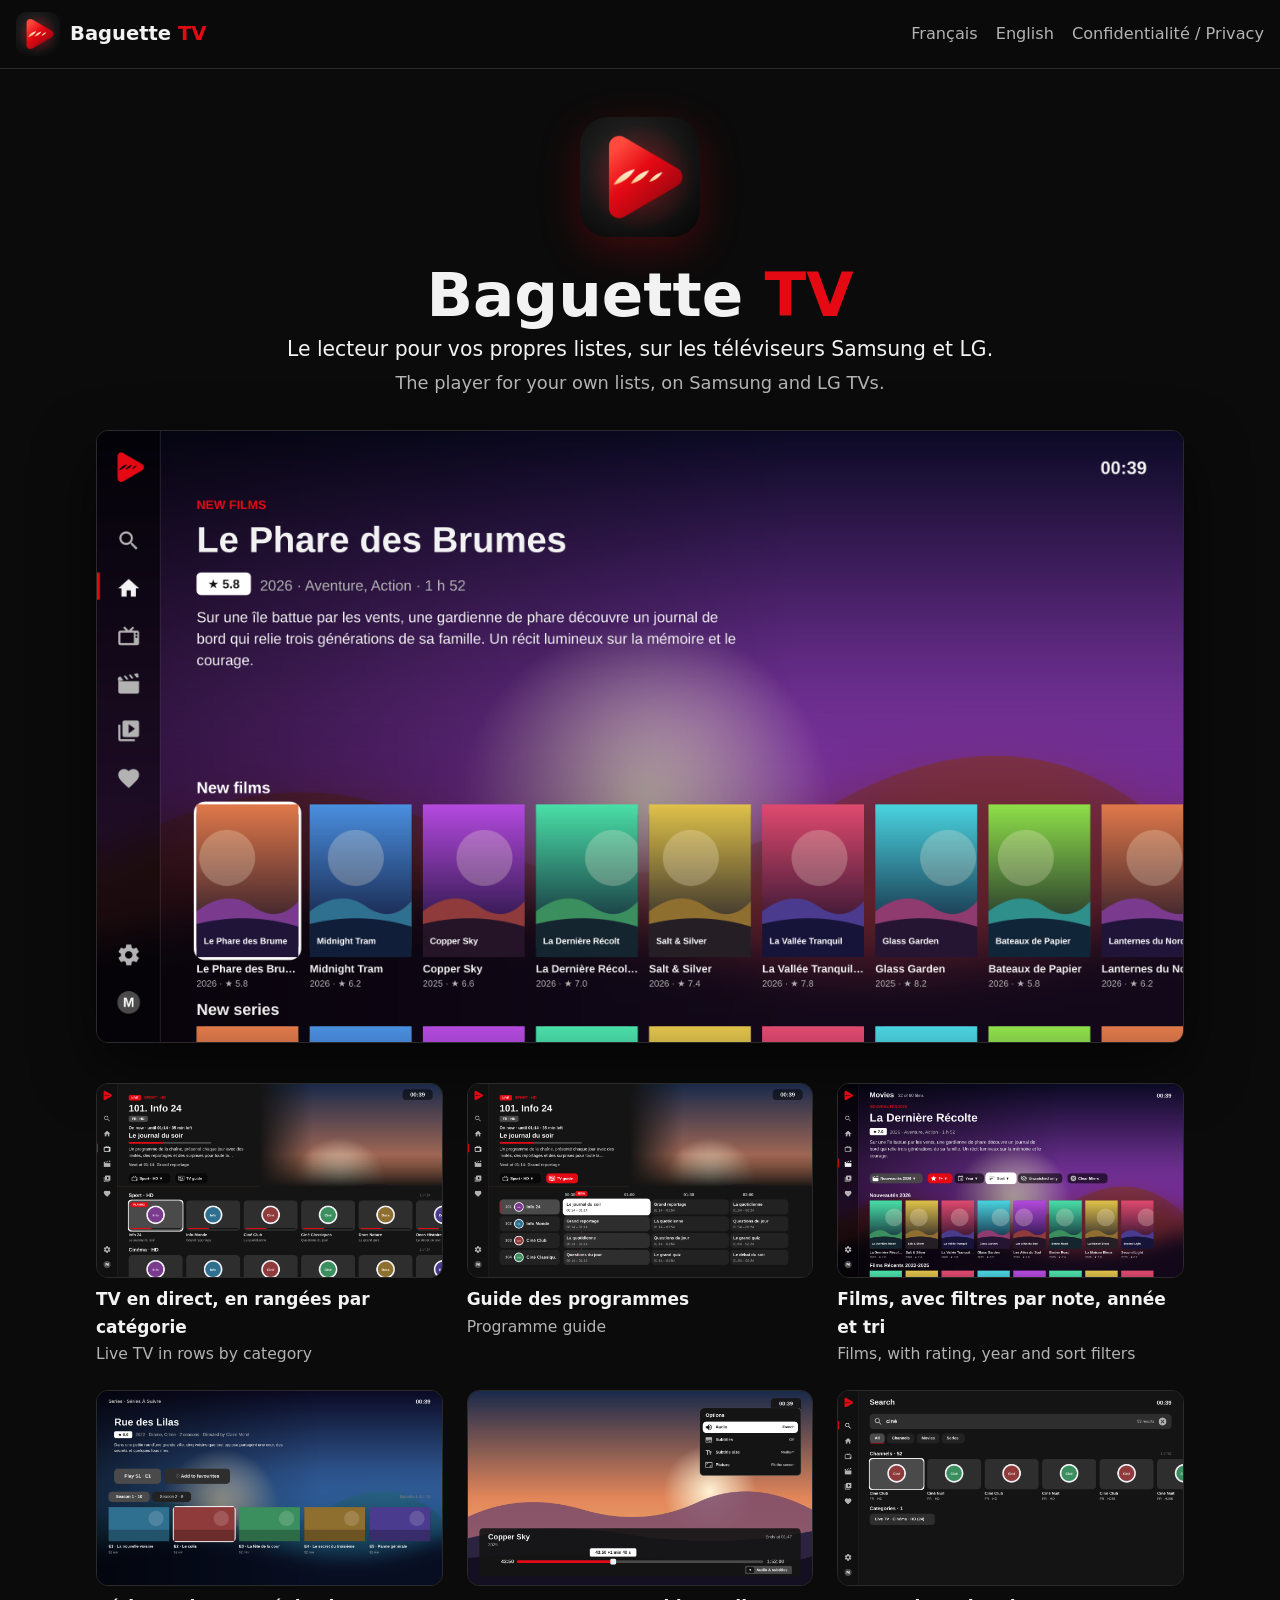
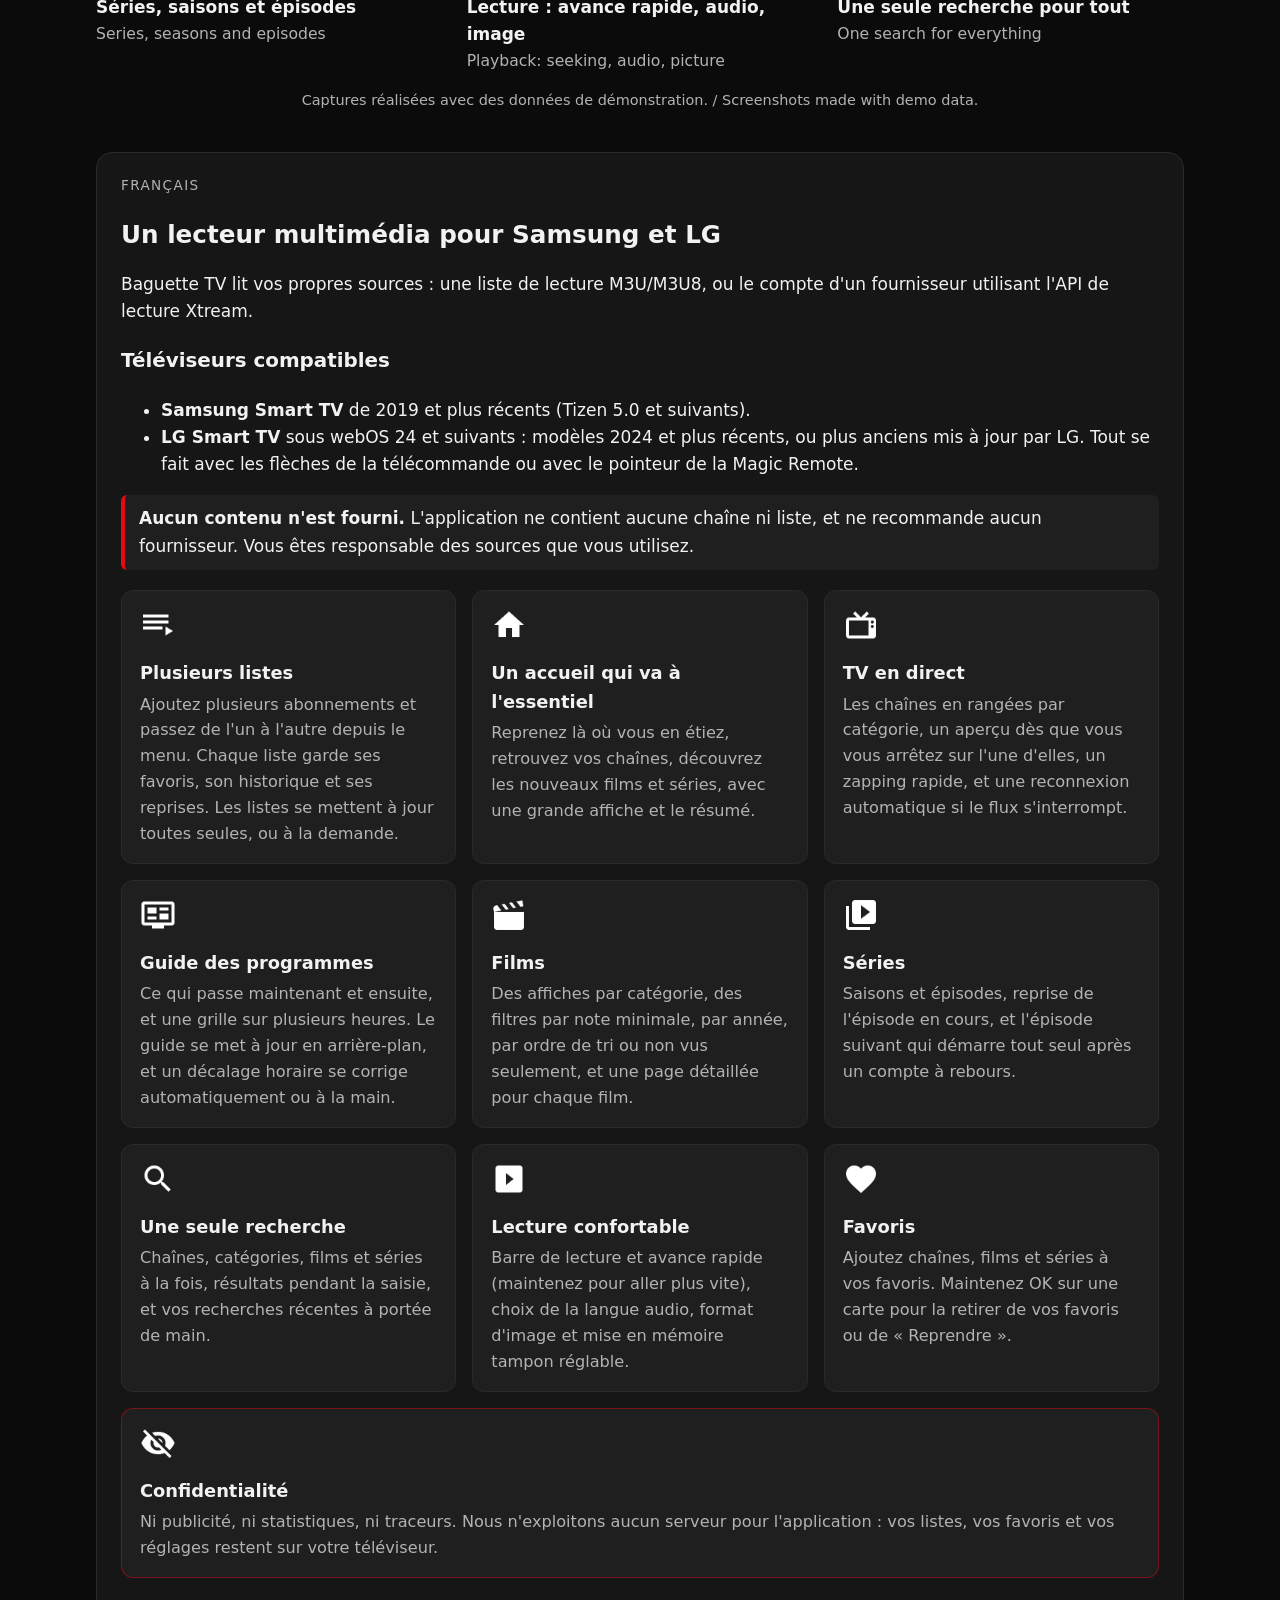
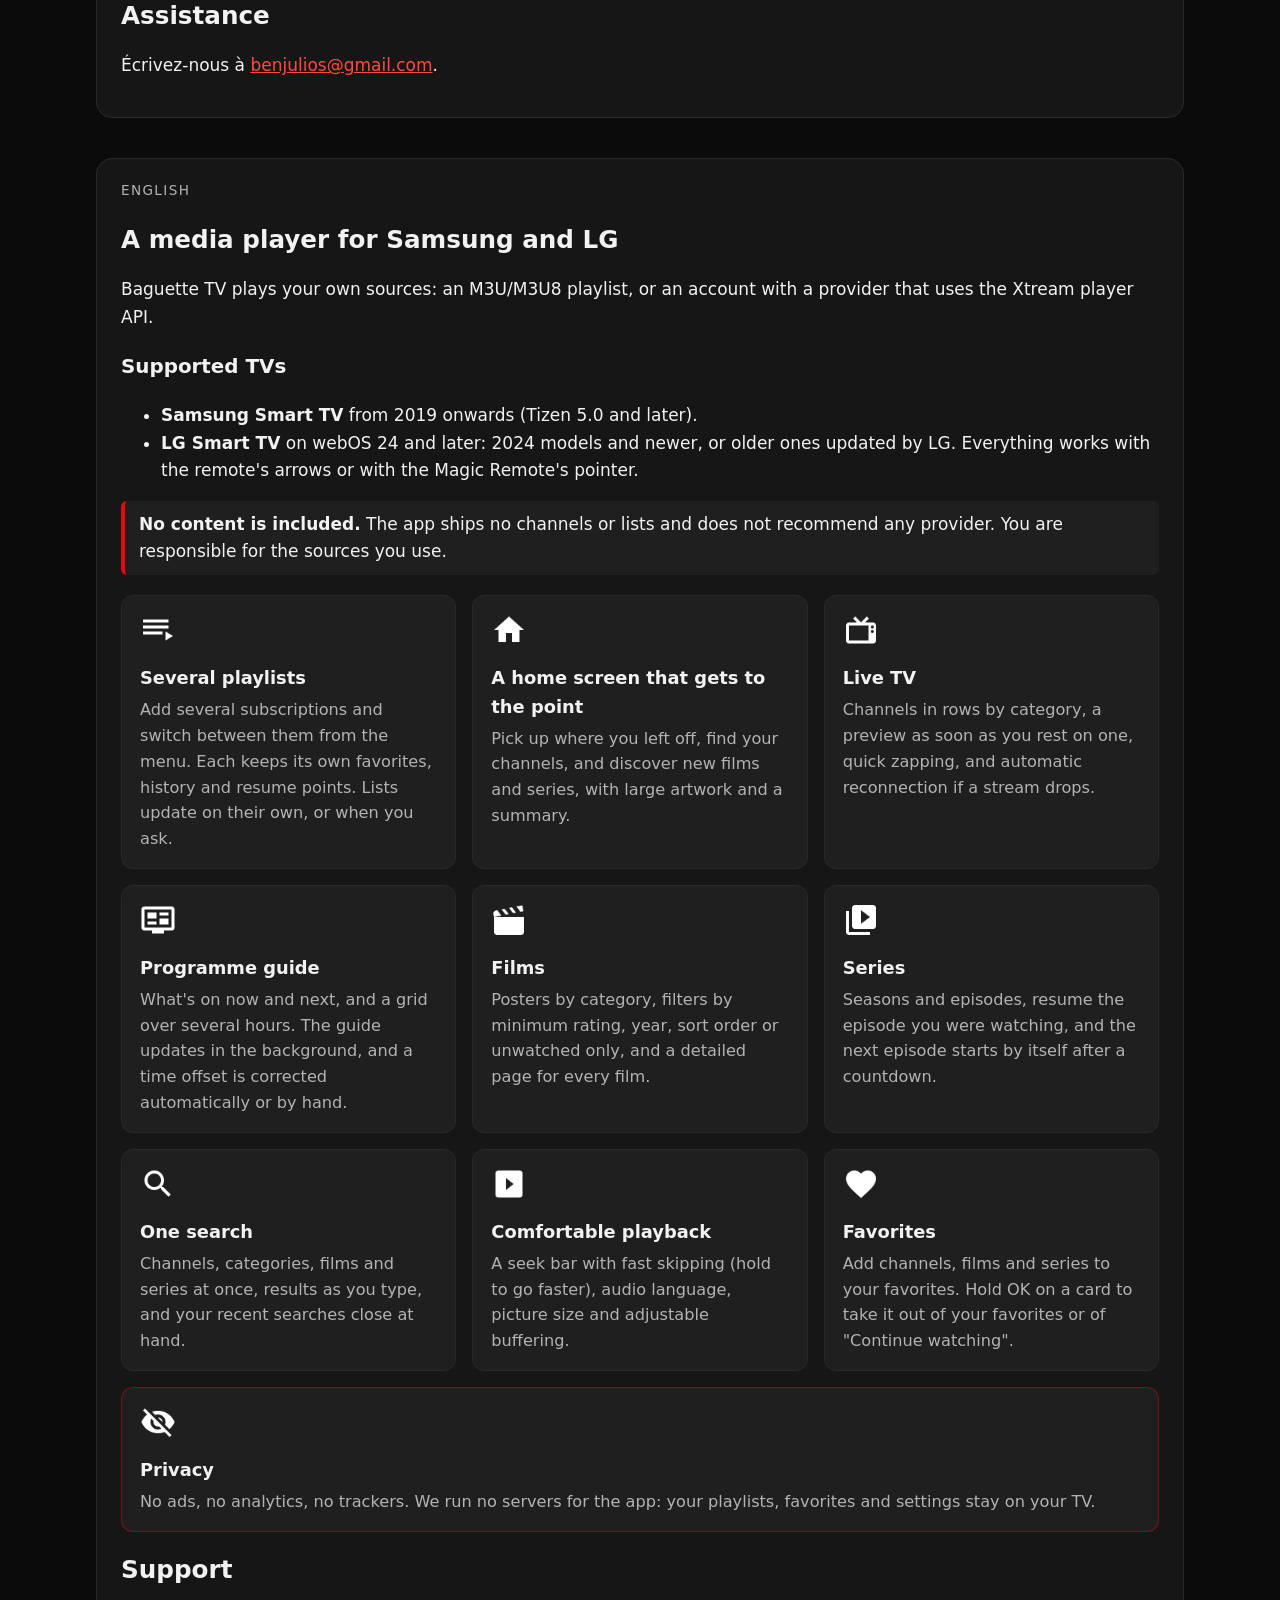
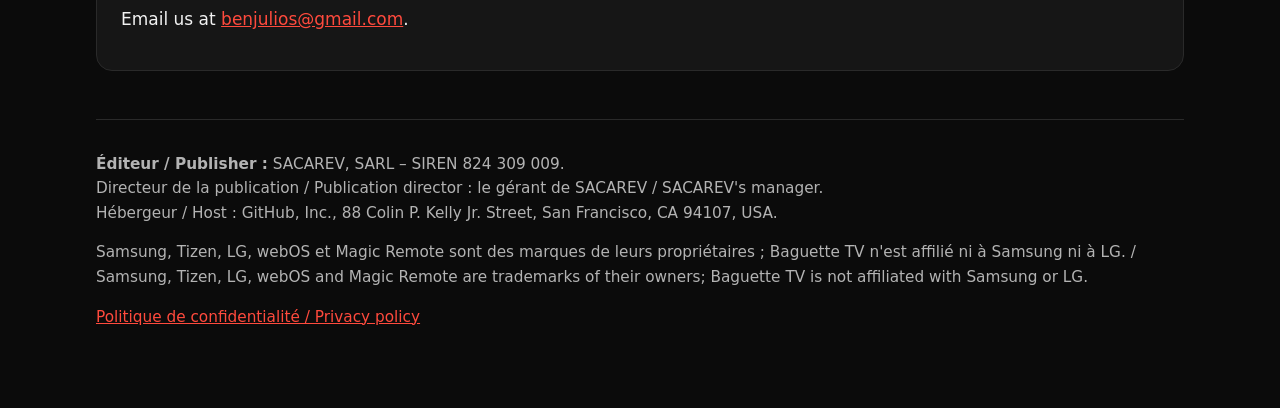
<file: index.html>
<!doctype html>
<html lang="fr">
<head>
<meta charset="utf-8">
<meta name="viewport" content="width=device-width, initial-scale=1">
<title>Baguette TV – SACAREV</title>
<meta name="description" content="Baguette TV, un lecteur pour vos propres listes IPTV sur les téléviseurs Samsung et LG, par SACAREV. A player for your own IPTV lists on Samsung and LG TVs.">
<meta name="theme-color" content="#0b0b0b">
<meta property="og:title" content="Baguette TV">
<meta property="og:description" content="Le lecteur pour vos propres listes IPTV sur les téléviseurs Samsung et LG. The player for your own IPTV lists on Samsung and LG TVs.">
<meta property="og:image" content="https://benjulios.github.io/baguette-iptv-ws/screens/home.png">
<link rel="icon" href="favicon.png">
<link rel="stylesheet" href="style.css">
</head>
<body>
<header class="top">
  <a class="brand" href="index.html"><img src="icon.png" alt="" width="44" height="44"><span>Baguette <b>TV</b></span></a>
  <nav><a href="#fr">Français</a><a href="#en">English</a><a href="privacy.html">Confidentialité / Privacy</a></nav>
</header>

<main>
  <section class="hero">
    <img class="logo" src="icon.png" alt="Baguette TV logo" width="120" height="120">
    <h1>Baguette <span>TV</span></h1>
    <p class="tagline">Le lecteur pour vos propres listes, sur les téléviseurs Samsung et LG.</p>
    <p class="tagline en">The player for your own lists, on Samsung and LG TVs.</p>
    <figure class="shot wide"><img src="screens/home.png" alt="Accueil : reprise, vos chaînes, nouveaux films / Home: continue watching, your channels, new films" width="1280" height="720"></figure>
  </section>

  <section class="gallery" aria-label="Captures d'écran / Screenshots">
    <figure class="shot"><img src="screens/live.png" alt="" width="1280" height="720" loading="lazy"><figcaption>TV en direct, en rangées par catégorie<span>Live TV in rows by category</span></figcaption></figure>
    <figure class="shot"><img src="screens/guide.png" alt="" width="1280" height="720" loading="lazy"><figcaption>Guide des programmes<span>Programme guide</span></figcaption></figure>
    <figure class="shot"><img src="screens/movies.png" alt="" width="1280" height="720" loading="lazy"><figcaption>Films, avec filtres par note, année et tri<span>Films, with rating, year and sort filters</span></figcaption></figure>
    <figure class="shot"><img src="screens/series.png" alt="" width="1280" height="720" loading="lazy"><figcaption>Séries, saisons et épisodes<span>Series, seasons and episodes</span></figcaption></figure>
    <figure class="shot"><img src="screens/player.png" alt="" width="1280" height="720" loading="lazy"><figcaption>Lecture : avance rapide, audio, image<span>Playback: seeking, audio, picture</span></figcaption></figure>
    <figure class="shot"><img src="screens/search.png" alt="" width="1280" height="720" loading="lazy"><figcaption>Une seule recherche pour tout<span>One search for everything</span></figcaption></figure>
  </section>
  <p class="note">Captures réalisées avec des données de démonstration. / Screenshots made with demo data.</p>

  <section id="fr" class="lang-block">
    <p class="lang">Français</p>
    <h2>Un lecteur multimédia pour Samsung et LG</h2>
    <p>Baguette TV lit vos propres sources : une liste de lecture M3U/M3U8, ou le compte d'un fournisseur utilisant l'API de lecture Xtream.</p>
    <h3>Téléviseurs compatibles</h3>
    <ul>
      <li><strong>Samsung Smart TV</strong> de 2019 et plus récents (Tizen 5.0 et suivants).</li>
      <li><strong>LG Smart TV</strong> sous webOS 24 et suivants : modèles 2024 et plus récents, ou plus anciens mis à jour par LG. Tout se fait avec les flèches de la télécommande ou avec le pointeur de la Magic Remote.</li>
    </ul>
    <p class="warn"><strong>Aucun contenu n'est fourni.</strong> L'application ne contient aucune chaîne ni liste, et ne recommande aucun fournisseur. Vous êtes responsable des sources que vous utilisez.</p>
    <div class="features">
      <article><img src="img/playlist.png" alt=""><h3>Plusieurs listes</h3><p>Ajoutez plusieurs abonnements et passez de l'un à l'autre depuis le menu. Chaque liste garde ses favoris, son historique et ses reprises. Les listes se mettent à jour toutes seules, ou à la demande.</p></article>
      <article><img src="img/home.png" alt=""><h3>Un accueil qui va à l'essentiel</h3><p>Reprenez là où vous en étiez, retrouvez vos chaînes, découvrez les nouveaux films et séries, avec une grande affiche et le résumé.</p></article>
      <article><img src="img/tv.png" alt=""><h3>TV en direct</h3><p>Les chaînes en rangées par catégorie, un aperçu dès que vous vous arrêtez sur l'une d'elles, un zapping rapide, et une reconnexion automatique si le flux s'interrompt.</p></article>
      <article><img src="img/guide.png" alt=""><h3>Guide des programmes</h3><p>Ce qui passe maintenant et ensuite, et une grille sur plusieurs heures. Le guide se met à jour en arrière-plan, et un décalage horaire se corrige automatiquement ou à la main.</p></article>
      <article><img src="img/film.png" alt=""><h3>Films</h3><p>Des affiches par catégorie, des filtres par note minimale, par année, par ordre de tri ou non vus seulement, et une page détaillée pour chaque film.</p></article>
      <article><img src="img/series.png" alt=""><h3>Séries</h3><p>Saisons et épisodes, reprise de l'épisode en cours, et l'épisode suivant qui démarre tout seul après un compte à rebours.</p></article>
      <article><img src="img/search.png" alt=""><h3>Une seule recherche</h3><p>Chaînes, catégories, films et séries à la fois, résultats pendant la saisie, et vos recherches récentes à portée de main.</p></article>
      <article><img src="img/video.png" alt=""><h3>Lecture confortable</h3><p>Barre de lecture et avance rapide (maintenez pour aller plus vite), choix de la langue audio, format d'image et mise en mémoire tampon réglable.</p></article>
      <article><img src="img/heart.png" alt=""><h3>Favoris</h3><p>Ajoutez chaînes, films et séries à vos favoris. Maintenez OK sur une carte pour la retirer de vos favoris ou de « Reprendre ».</p></article>
      <article class="wide"><img src="img/privacy.png" alt=""><h3>Confidentialité</h3><p>Ni publicité, ni statistiques, ni traceurs. Nous n'exploitons aucun serveur pour l'application : vos listes, vos favoris et vos réglages restent sur votre téléviseur.</p></article>
    </div>
    <h2>Assistance</h2>
    <p>Écrivez-nous à <a href="mailto:benjulios@gmail.com">benjulios@gmail.com</a>.</p>
  </section>

  <section id="en" class="lang-block">
    <p class="lang">English</p>
    <h2>A media player for Samsung and LG</h2>
    <p>Baguette TV plays your own sources: an M3U/M3U8 playlist, or an account with a provider that uses the Xtream player API.</p>
    <h3>Supported TVs</h3>
    <ul>
      <li><strong>Samsung Smart TV</strong> from 2019 onwards (Tizen 5.0 and later).</li>
      <li><strong>LG Smart TV</strong> on webOS 24 and later: 2024 models and newer, or older ones updated by LG. Everything works with the remote's arrows or with the Magic Remote's pointer.</li>
    </ul>
    <p class="warn"><strong>No content is included.</strong> The app ships no channels or lists and does not recommend any provider. You are responsible for the sources you use.</p>
    <div class="features">
      <article><img src="img/playlist.png" alt=""><h3>Several playlists</h3><p>Add several subscriptions and switch between them from the menu. Each keeps its own favorites, history and resume points. Lists update on their own, or when you ask.</p></article>
      <article><img src="img/home.png" alt=""><h3>A home screen that gets to the point</h3><p>Pick up where you left off, find your channels, and discover new films and series, with large artwork and a summary.</p></article>
      <article><img src="img/tv.png" alt=""><h3>Live TV</h3><p>Channels in rows by category, a preview as soon as you rest on one, quick zapping, and automatic reconnection if a stream drops.</p></article>
      <article><img src="img/guide.png" alt=""><h3>Programme guide</h3><p>What's on now and next, and a grid over several hours. The guide updates in the background, and a time offset is corrected automatically or by hand.</p></article>
      <article><img src="img/film.png" alt=""><h3>Films</h3><p>Posters by category, filters by minimum rating, year, sort order or unwatched only, and a detailed page for every film.</p></article>
      <article><img src="img/series.png" alt=""><h3>Series</h3><p>Seasons and episodes, resume the episode you were watching, and the next episode starts by itself after a countdown.</p></article>
      <article><img src="img/search.png" alt=""><h3>One search</h3><p>Channels, categories, films and series at once, results as you type, and your recent searches close at hand.</p></article>
      <article><img src="img/video.png" alt=""><h3>Comfortable playback</h3><p>A seek bar with fast skipping (hold to go faster), audio language, picture size and adjustable buffering.</p></article>
      <article><img src="img/heart.png" alt=""><h3>Favorites</h3><p>Add channels, films and series to your favorites. Hold OK on a card to take it out of your favorites or of "Continue watching".</p></article>
      <article class="wide"><img src="img/privacy.png" alt=""><h3>Privacy</h3><p>No ads, no analytics, no trackers. We run no servers for the app: your playlists, favorites and settings stay on your TV.</p></article>
    </div>
    <h2>Support</h2>
    <p>Email us at <a href="mailto:benjulios@gmail.com">benjulios@gmail.com</a>.</p>
  </section>

  <footer>
    <p><strong>Éditeur / Publisher :</strong> SACAREV, SARL – SIREN 824 309 009.<br>
    Directeur de la publication / Publication director : le gérant de SACAREV / SACAREV's manager.<br>
    Hébergeur / Host : GitHub, Inc., 88 Colin P. Kelly Jr. Street, San Francisco, CA 94107, USA.</p>
    <p>Samsung, Tizen, LG, webOS et Magic Remote sont des marques de leurs propriétaires ; Baguette TV n'est affilié ni à Samsung ni à LG. / Samsung, Tizen, LG, webOS and Magic Remote are trademarks of their owners; Baguette TV is not affiliated with Samsung or LG.</p>
    <p><a href="privacy.html">Politique de confidentialité / Privacy policy</a></p>
  </footer>
</main>
</body>
</html>
</file>
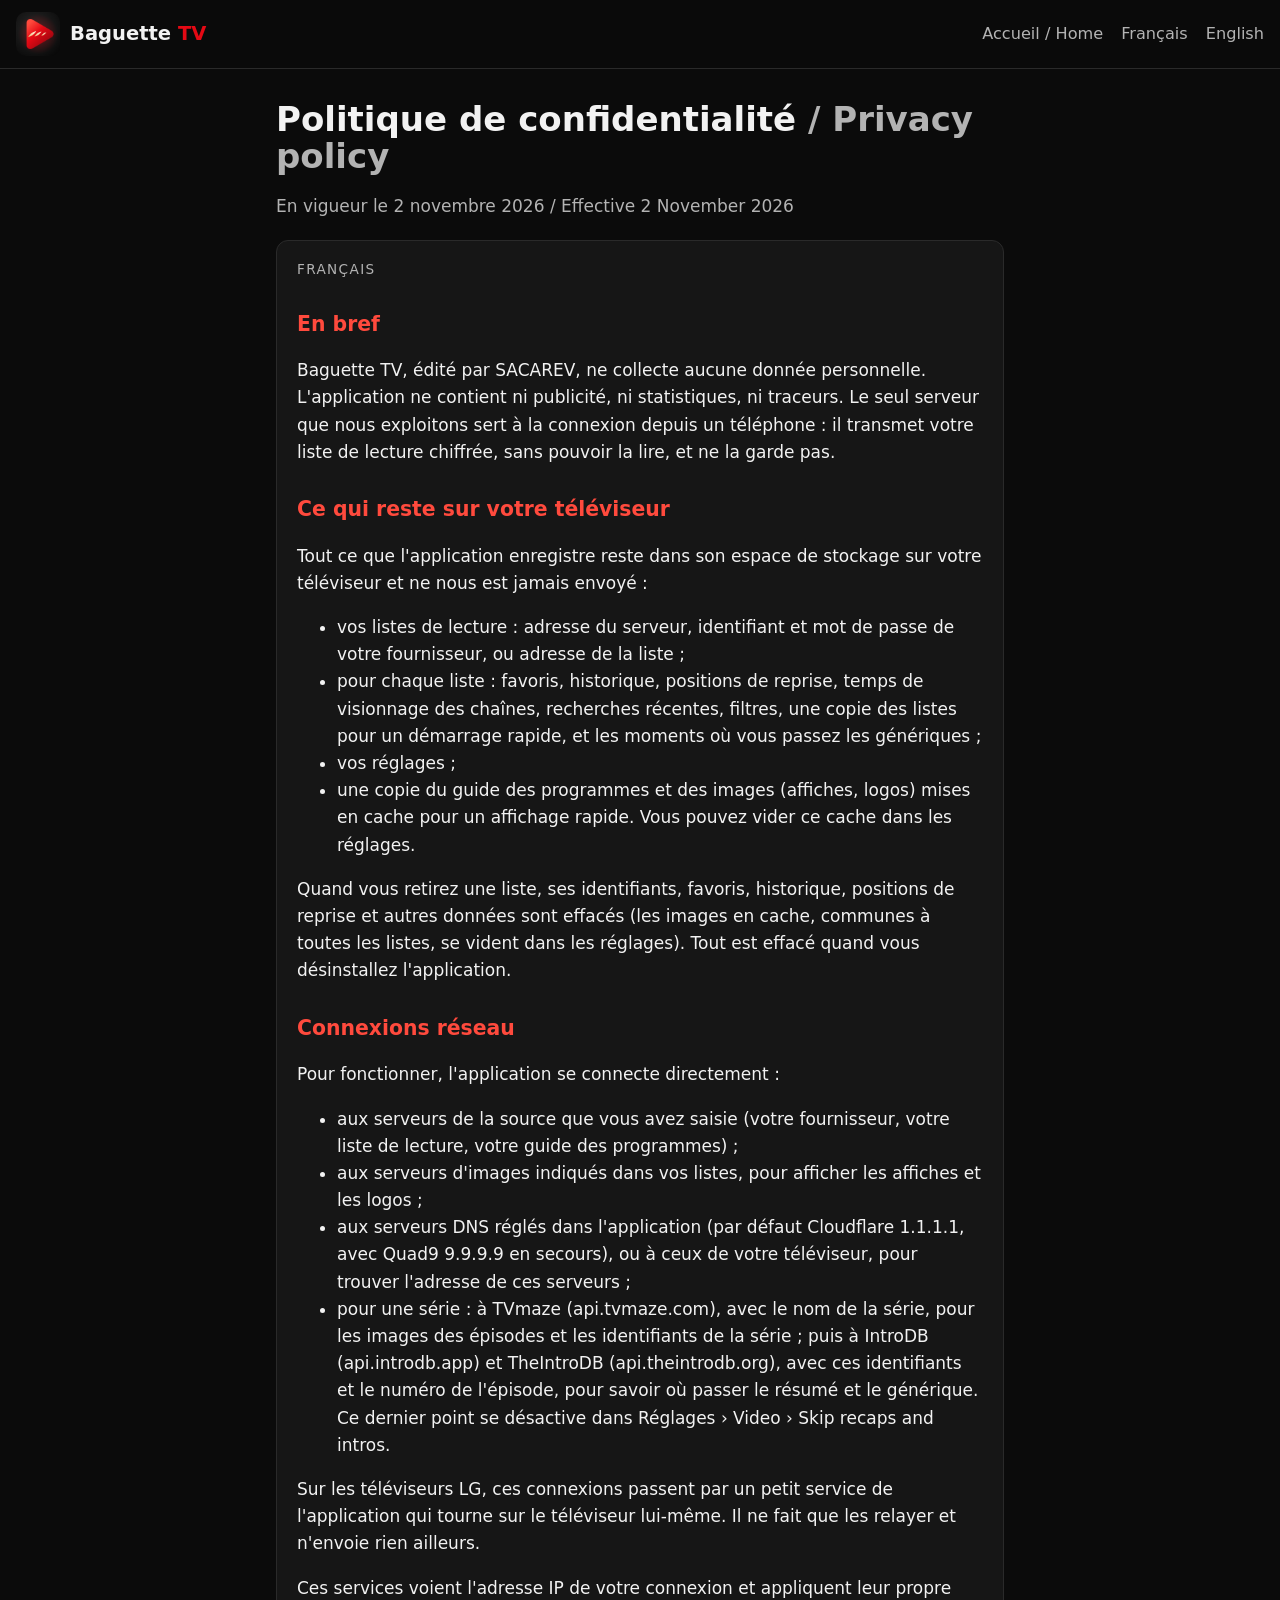
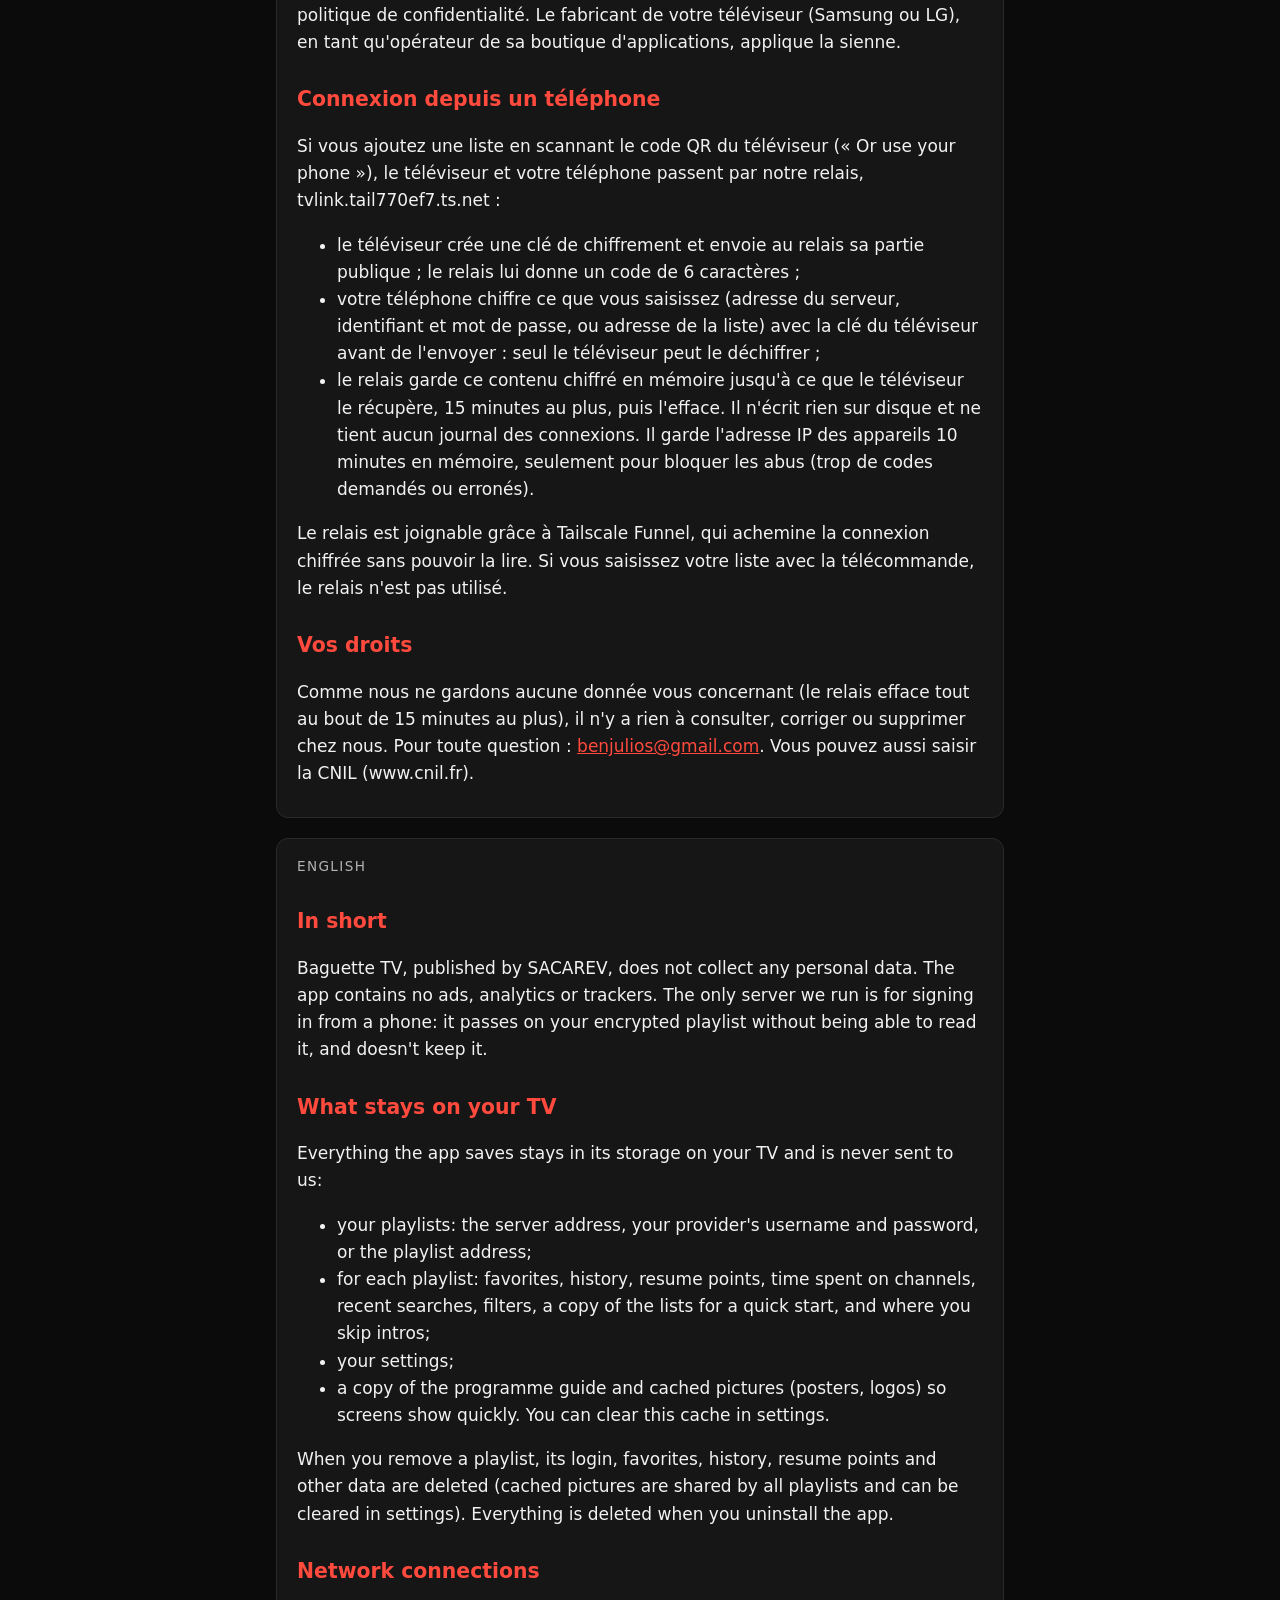
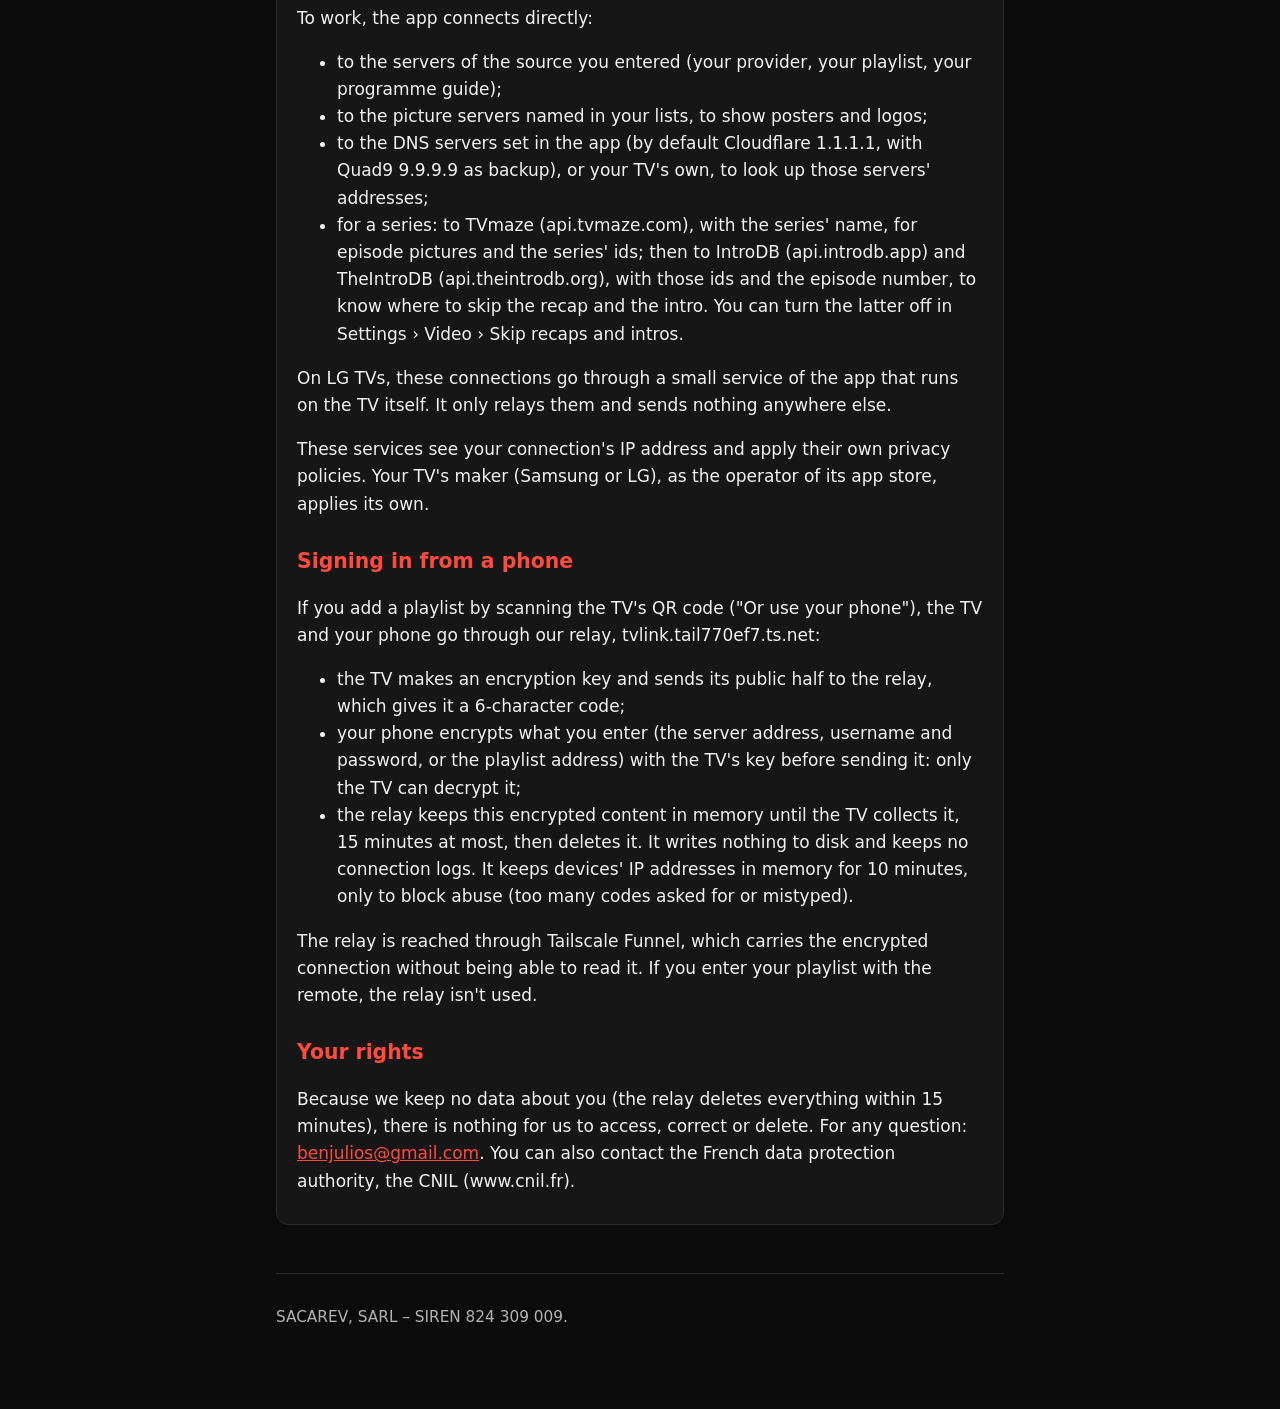
<file: privacy.html>
<!doctype html>
<html lang="fr">
<head>
<meta charset="utf-8">
<meta name="viewport" content="width=device-width, initial-scale=1">
<title>Confidentialité – Baguette TV</title>
<meta name="theme-color" content="#0b0b0b">
<link rel="icon" href="favicon.png">
<link rel="stylesheet" href="style.css">
</head>
<body>
<header class="top">
  <a class="brand" href="index.html"><img src="icon.png" alt="" width="44" height="44"><span>Baguette <b>TV</b></span></a>
  <nav><a href="index.html">Accueil / Home</a><a href="#fr">Français</a><a href="#en">English</a></nav>
</header>

<main class="doc">
  <h1>Politique de confidentialité <span class="muted">/ Privacy policy</span></h1>
  <p class="muted">En vigueur le 2 novembre 2026 / Effective 2 November 2026</p>

  <section id="fr">
    <p class="lang">Français</p>
    <h2>En bref</h2>
    <p>Baguette TV, édité par SACAREV, ne collecte aucune donnée personnelle. L'application ne contient ni publicité, ni statistiques, ni traceurs. Le seul serveur que nous exploitons sert à la connexion depuis un téléphone : il transmet votre liste de lecture chiffrée, sans pouvoir la lire, et ne la garde pas.</p>
    <h2>Ce qui reste sur votre téléviseur</h2>
    <p>Tout ce que l'application enregistre reste dans son espace de stockage sur votre téléviseur et ne nous est jamais envoyé :</p>
    <ul>
      <li>vos listes de lecture : adresse du serveur, identifiant et mot de passe de votre fournisseur, ou adresse de la liste ;</li>
      <li>pour chaque liste : favoris, historique, positions de reprise, temps de visionnage des chaînes, recherches récentes, filtres, une copie des listes pour un démarrage rapide, et les moments où vous passez les génériques ;</li>
      <li>vos réglages ;</li>
      <li>une copie du guide des programmes et des images (affiches, logos) mises en cache pour un affichage rapide. Vous pouvez vider ce cache dans les réglages.</li>
    </ul>
    <p>Quand vous retirez une liste, ses identifiants, favoris, historique, positions de reprise et autres données sont effacés (les images en cache, communes à toutes les listes, se vident dans les réglages). Tout est effacé quand vous désinstallez l'application.</p>
    <h2>Connexions réseau</h2>
    <p>Pour fonctionner, l'application se connecte directement :</p>
    <ul>
      <li>aux serveurs de la source que vous avez saisie (votre fournisseur, votre liste de lecture, votre guide des programmes) ;</li>
      <li>aux serveurs d'images indiqués dans vos listes, pour afficher les affiches et les logos ;</li>
      <li>aux serveurs DNS réglés dans l'application (par défaut Cloudflare 1.1.1.1, avec Quad9 9.9.9.9 en secours), ou à ceux de votre téléviseur, pour trouver l'adresse de ces serveurs ;</li>
      <li>pour une série : à TVmaze (api.tvmaze.com), avec le nom de la série, pour les images des épisodes et les identifiants de la série ; puis à IntroDB (api.introdb.app) et TheIntroDB (api.theintrodb.org), avec ces identifiants et le numéro de l'épisode, pour savoir où passer le résumé et le générique. Ce dernier point se désactive dans Réglages › Video › Skip recaps and intros.</li>
    </ul>
    <p>Sur les téléviseurs LG, ces connexions passent par un petit service de l'application qui tourne sur le téléviseur lui-même. Il ne fait que les relayer et n'envoie rien ailleurs.</p>
    <p>Ces services voient l'adresse IP de votre connexion et appliquent leur propre politique de confidentialité. Le fabricant de votre téléviseur (Samsung ou LG), en tant qu'opérateur de sa boutique d'applications, applique la sienne.</p>
    <h2>Connexion depuis un téléphone</h2>
    <p>Si vous ajoutez une liste en scannant le code QR du téléviseur (« Or use your phone »), le téléviseur et votre téléphone passent par notre relais, tvlink.tail770ef7.ts.net :</p>
    <ul>
      <li>le téléviseur crée une clé de chiffrement et envoie au relais sa partie publique ; le relais lui donne un code de 6 caractères ;</li>
      <li>votre téléphone chiffre ce que vous saisissez (adresse du serveur, identifiant et mot de passe, ou adresse de la liste) avec la clé du téléviseur avant de l'envoyer : seul le téléviseur peut le déchiffrer ;</li>
      <li>le relais garde ce contenu chiffré en mémoire jusqu'à ce que le téléviseur le récupère, 15 minutes au plus, puis l'efface. Il n'écrit rien sur disque et ne tient aucun journal des connexions. Il garde l'adresse IP des appareils 10 minutes en mémoire, seulement pour bloquer les abus (trop de codes demandés ou erronés).</li>
    </ul>
    <p>Le relais est joignable grâce à Tailscale Funnel, qui achemine la connexion chiffrée sans pouvoir la lire. Si vous saisissez votre liste avec la télécommande, le relais n'est pas utilisé.</p>
    <h2>Vos droits</h2>
    <p>Comme nous ne gardons aucune donnée vous concernant (le relais efface tout au bout de 15 minutes au plus), il n'y a rien à consulter, corriger ou supprimer chez nous. Pour toute question : <a href="mailto:benjulios@gmail.com">benjulios@gmail.com</a>. Vous pouvez aussi saisir la CNIL (www.cnil.fr).</p>
  </section>

  <section id="en">
    <p class="lang">English</p>
    <h2>In short</h2>
    <p>Baguette TV, published by SACAREV, does not collect any personal data. The app contains no ads, analytics or trackers. The only server we run is for signing in from a phone: it passes on your encrypted playlist without being able to read it, and doesn't keep it.</p>
    <h2>What stays on your TV</h2>
    <p>Everything the app saves stays in its storage on your TV and is never sent to us:</p>
    <ul>
      <li>your playlists: the server address, your provider's username and password, or the playlist address;</li>
      <li>for each playlist: favorites, history, resume points, time spent on channels, recent searches, filters, a copy of the lists for a quick start, and where you skip intros;</li>
      <li>your settings;</li>
      <li>a copy of the programme guide and cached pictures (posters, logos) so screens show quickly. You can clear this cache in settings.</li>
    </ul>
    <p>When you remove a playlist, its login, favorites, history, resume points and other data are deleted (cached pictures are shared by all playlists and can be cleared in settings). Everything is deleted when you uninstall the app.</p>
    <h2>Network connections</h2>
    <p>To work, the app connects directly:</p>
    <ul>
      <li>to the servers of the source you entered (your provider, your playlist, your programme guide);</li>
      <li>to the picture servers named in your lists, to show posters and logos;</li>
      <li>to the DNS servers set in the app (by default Cloudflare 1.1.1.1, with Quad9 9.9.9.9 as backup), or your TV's own, to look up those servers' addresses;</li>
      <li>for a series: to TVmaze (api.tvmaze.com), with the series' name, for episode pictures and the series' ids; then to IntroDB (api.introdb.app) and TheIntroDB (api.theintrodb.org), with those ids and the episode number, to know where to skip the recap and the intro. You can turn the latter off in Settings › Video › Skip recaps and intros.</li>
    </ul>
    <p>On LG TVs, these connections go through a small service of the app that runs on the TV itself. It only relays them and sends nothing anywhere else.</p>
    <p>These services see your connection's IP address and apply their own privacy policies. Your TV's maker (Samsung or LG), as the operator of its app store, applies its own.</p>
    <h2>Signing in from a phone</h2>
    <p>If you add a playlist by scanning the TV's QR code ("Or use your phone"), the TV and your phone go through our relay, tvlink.tail770ef7.ts.net:</p>
    <ul>
      <li>the TV makes an encryption key and sends its public half to the relay, which gives it a 6-character code;</li>
      <li>your phone encrypts what you enter (the server address, username and password, or the playlist address) with the TV's key before sending it: only the TV can decrypt it;</li>
      <li>the relay keeps this encrypted content in memory until the TV collects it, 15 minutes at most, then deletes it. It writes nothing to disk and keeps no connection logs. It keeps devices' IP addresses in memory for 10 minutes, only to block abuse (too many codes asked for or mistyped).</li>
    </ul>
    <p>The relay is reached through Tailscale Funnel, which carries the encrypted connection without being able to read it. If you enter your playlist with the remote, the relay isn't used.</p>
    <h2>Your rights</h2>
    <p>Because we keep no data about you (the relay deletes everything within 15 minutes), there is nothing for us to access, correct or delete. For any question: <a href="mailto:benjulios@gmail.com">benjulios@gmail.com</a>. You can also contact the French data protection authority, the CNIL (www.cnil.fr).</p>
  </section>

  <footer>
    <p>SACAREV, SARL – SIREN 824 309 009.</p>
  </footer>
</main>
</body>
</html>
</file>
<file: style.css>
:root {
  --bg: #0b0b0b; --panel: #161616; --raised: #1f1f1f; --line: #2a2a2a;
  --text: #f2f2f2; --muted: #b3b3b3; --red: #e50914; --red-light: #ff4a3d;
}
* { box-sizing: border-box; }
html, body { margin: 0; background: var(--bg); color: var(--text); font: 17px/1.6 system-ui, -apple-system, "Segoe UI", Roboto, sans-serif; }
a { color: var(--red-light); }
img { max-width: 100%; height: auto; }

.top { position: sticky; top: 0; z-index: 10; display: flex; align-items: center; justify-content: space-between; gap: 16px; flex-wrap: wrap;
  padding: 12px 16px; background: rgba(11, 11, 11, .92); border-bottom: 1px solid var(--line); backdrop-filter: blur(8px); }
.brand { display: flex; align-items: center; gap: 10px; color: var(--text); text-decoration: none; font-weight: 700; font-size: 1.15rem; }
.brand img { border-radius: 10px; }
.brand b { color: var(--red); }
nav { display: flex; gap: 18px; flex-wrap: wrap; }
nav a { color: var(--muted); text-decoration: none; font-size: .95rem; }
nav a:hover { color: var(--text); }

main { max-width: 1120px; margin: 0 auto; padding: 0 16px 64px; }
.hero { text-align: center; padding: 48px 0 8px; }
.hero .logo { border-radius: 28px; box-shadow: 0 12px 40px rgba(229, 9, 20, .25); }
h1 { margin: 16px 0 4px; font-size: clamp(2.2rem, 6vw, 3.6rem); line-height: 1.1; }
h1 span { color: var(--red); }
.tagline { margin: 4px 0; font-size: 1.2rem; }
.tagline.en { color: var(--muted); font-size: 1.05rem; }

.shot { margin: 0; }
.shot img { display: block; width: 100%; border-radius: 12px; border: 1px solid var(--line); background: var(--panel); }
.shot.wide { margin-top: 32px; }
.shot.wide img { box-shadow: 0 24px 60px rgba(0, 0, 0, .6); }
.gallery { display: grid; grid-template-columns: repeat(auto-fit, minmax(320px, 1fr)); gap: 24px; margin-top: 32px; }
figcaption { margin-top: 8px; font-weight: 600; }
figcaption span { display: block; color: var(--muted); font-weight: 400; font-size: .92rem; }
.note { color: var(--muted); font-size: .85rem; text-align: center; margin: 16px 0 0; }

.lang-block { background: var(--panel); border: 1px solid var(--line); border-radius: 16px; padding: 8px 24px 20px; margin: 40px 0 0; }
.lang { font-size: .8rem; color: var(--muted); text-transform: uppercase; letter-spacing: .1em; margin-bottom: 0; }
h2 { font-size: 1.45rem; margin: 18px 0 8px; }
.warn { background: var(--raised); border-left: 4px solid var(--red); padding: 10px 14px; border-radius: 6px; }
.features { display: grid; grid-template-columns: repeat(auto-fit, minmax(260px, 1fr)); gap: 16px; margin: 20px 0 8px; }
.features article { background: var(--raised); border: 1px solid var(--line); border-radius: 12px; padding: 16px 18px; }
.features img { width: 36px; height: 36px; }
.features h3 { margin: 8px 0 4px; font-size: 1.05rem; }
.features p { margin: 0; color: var(--muted); font-size: .95rem; }
.features article.wide { grid-column: 1 / -1; border-color: rgba(229, 9, 20, .45); }

footer { margin-top: 48px; font-size: .9rem; color: var(--muted); border-top: 1px solid var(--line); padding-top: 16px; }
.muted { color: var(--muted); }

/* the privacy page: one readable column */
.doc { max-width: 760px; margin: 0 auto; }
.doc section { background: var(--panel); border: 1px solid var(--line); border-radius: 12px; padding: 4px 20px 12px; margin: 20px 0; }
.doc h1 { font-size: 2rem; margin-top: 32px; }
.doc h2 { color: var(--red-light); font-size: 1.2rem; margin-top: 1.6rem; }
@media (max-width: 520px) {
  .lang-block { padding: 4px 16px 16px; }
  .top { padding: 10px 16px; }
}
</file>
